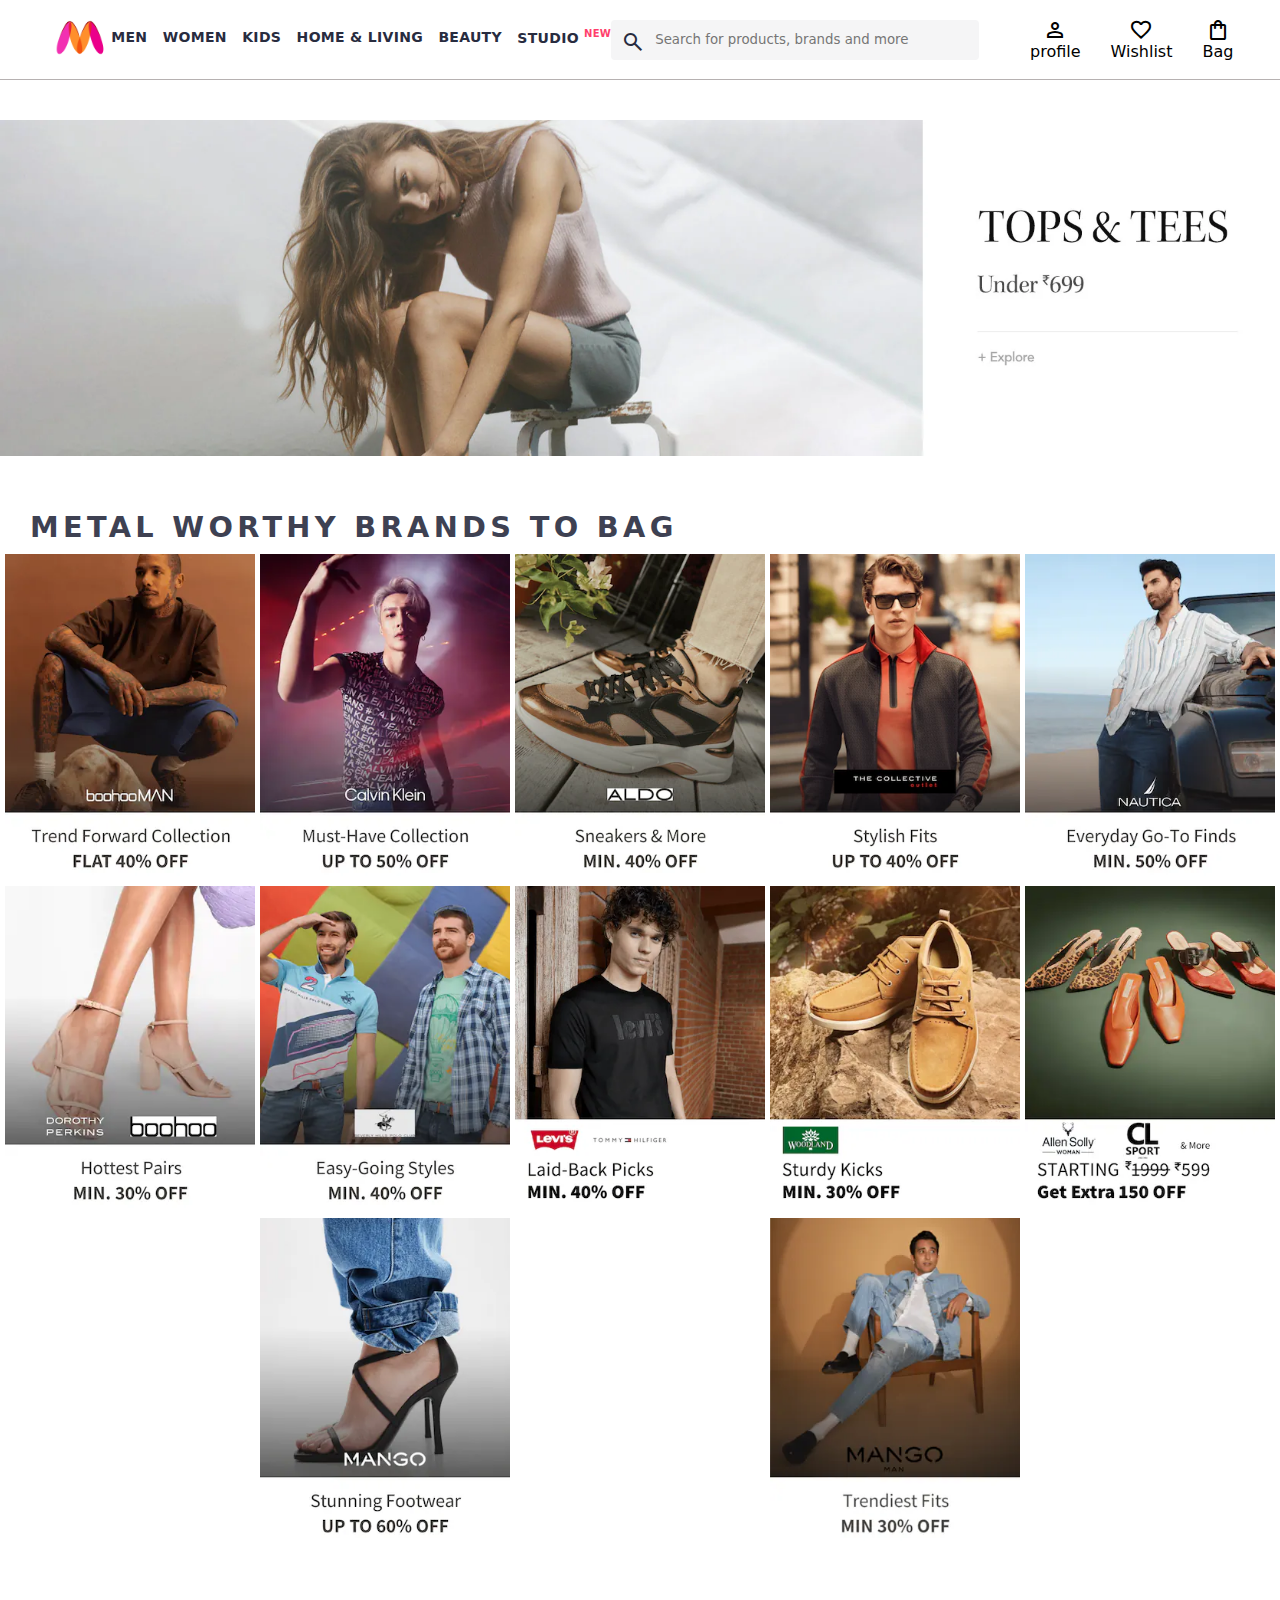
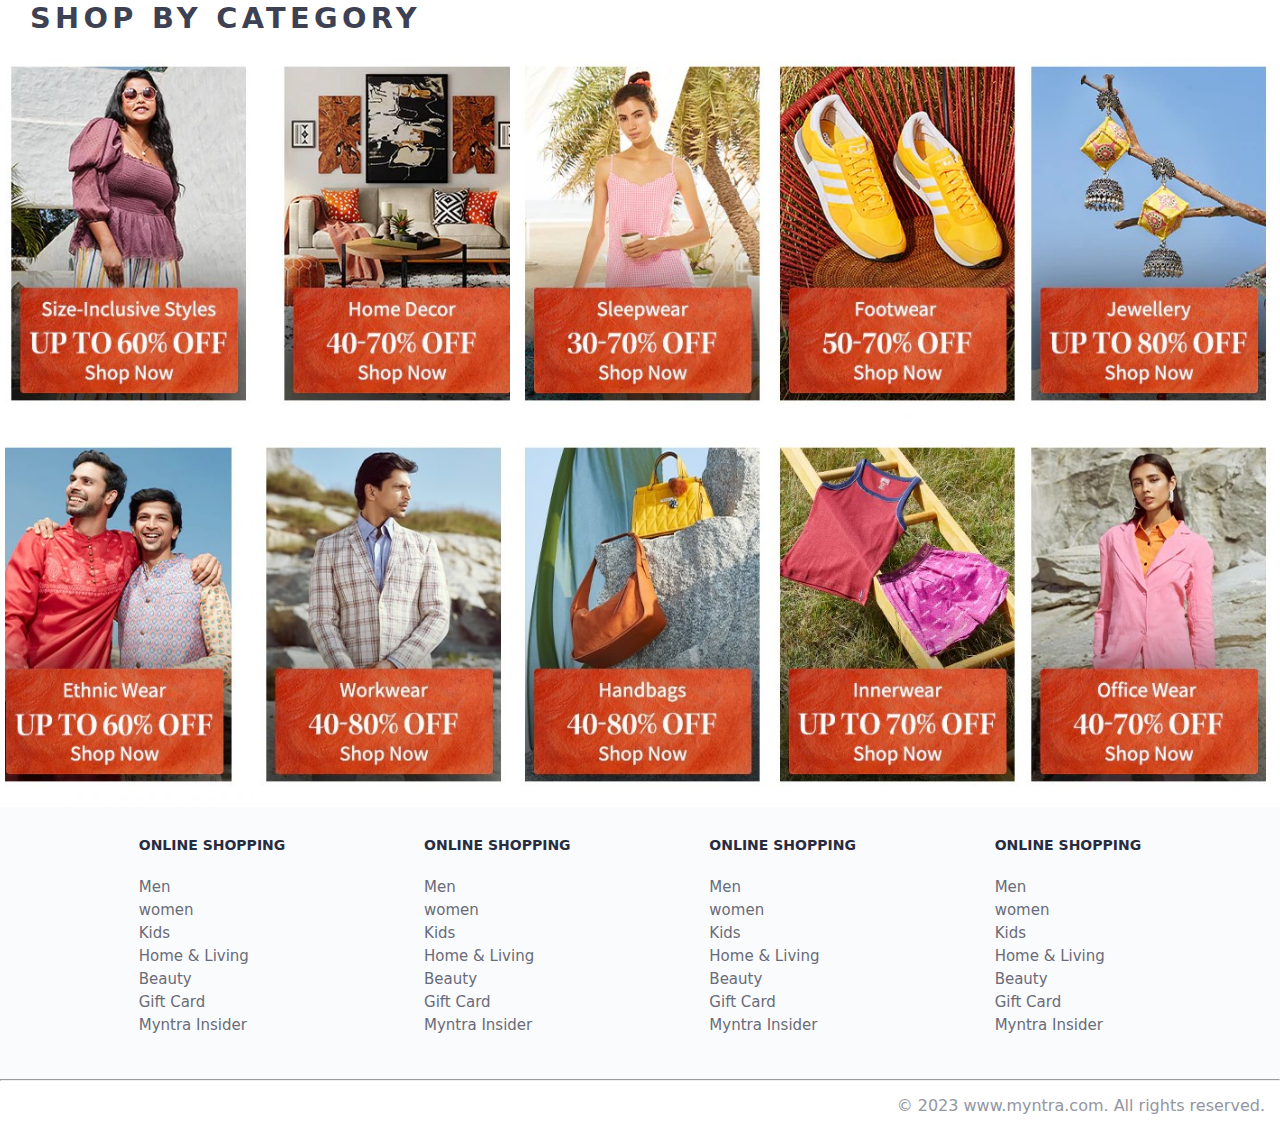
<file: index.html>
<!DOCTYPE html>
<html lang="en">

<head>
    <title>MyntraClone</title>
    <link rel="stylesheet" href="index.css">
    <link rel="stylesheet" href="https://fonts.googleapis.com/css2?family=Material+Symbols+Outlined:opsz,wght,FILL,GRAD@20..48,100..700,0..1,-50..200" />
</head>

<body>
    <header>
        <div class="logo_container">
            <a href="#"><img class="myntra_home" src="myntraClone/image/myntraLogo.webp" alt="myntra home"></a>
        </div>
        <nav class="nav_bar">
            <a href="#">Men</a>
            <a href="#">women</a>
            <a href="#">Kids</a>
            <a href="#">Home & Living</a>
            <a href="#">Beauty</a>
            <a href="#">Studio <sup>new</sup></a>
        </nav>
        <div class="search_bar">
            <span class="material-symbols-outlined search_icon"> search</span>
            <input class="search_input" type="text" placeholder="Search for products, brands and more">
        </div>
        <div class="action_bar">
            <div class="action_container">
                <span class="material-symbols-outlined">
                    person
                </span>
                <span class="action_name">profile</span>
            </div>

            <div class="action_container">
                <span class="material-symbols-outlined">
                    favorite
                </span>
                <span class="action_name">Wishlist</span>
            </div>

            <div class="action_container">
                <span class="material-symbols-outlined">
                    shopping_bag
                </span>
                <span class="action_name">Bag</span>
            </div>
        </div>
    </header>


    <main>
        <div class="banner_container">
            <img class="banner_image" src="myntraClone/image/banner.jpg" alt="main banner">
        </div>
        <div class="catagory_heading">
            metal worthy brands to bag
        </div>
        <div class="catagory_item">
            <a href="#"><img class="sale_item" src="myntraClone/image/offers/1.png"></a>
            <a href="#"><img class="sale_item" src="myntraClone/image/offers/2.png"></a>
            <a href="#"><img class="sale_item" src="myntraClone/image/offers/3.png"></a>
            <a href="#"><img class="sale_item" src="myntraClone/image/offers/4.png"></a>
            <a href="#"><img class="sale_item" src="myntraClone/image/offers/5.png"></a>
            <a href="#"><img class="sale_item" src="myntraClone/image/offers/6.png"></a>
            <a href="#"><img class="sale_item" src="myntraClone/image/offers/7.png"></a>
            <a href="#"><img class="sale_item" src="myntraClone/image/offers/8.png"></a>
            <a href="#"><img class="sale_item" src="myntraClone/image/offers/9.png"></a>
            <a href="#"><img class="sale_item" src="myntraClone/image/offers/10.png"></a>
            <a href="#"><img class="sale_item" src="myntraClone/image/offers/11.png"></a>
            <a href="#"><img class="sale_item" src="myntraClone/image/offers/12.png"></a>
        </div>
         <div class="catagory_heading">
            Shop by category
        </div>
        <div class="catagory_item">
            <a href="#"><img class="sale_item" src="myntraClone/image/catagories/1.jpg"></a>
            <a href="#"><img class="sale_item" src="myntraClone/image/catagories/2.jpg"></a>
            <a href="#"><img class="sale_item" src="myntraClone/image/catagories/3.jpg"></a>
            <a href="#"><img class="sale_item" src="myntraClone/image/catagories/4.jpg"></a>
            <a href="#"><img class="sale_item" src="myntraClone/image/catagories/5.jpg"></a>
            <a href="#"><img class="sale_item" src="myntraClone/image/catagories/6.jpg"></a>
            <a href="#"><img class="sale_item" src="myntraClone/image/catagories/7.jpg"></a>
            <a href="#"><img class="sale_item" src="myntraClone/image/catagories/8.jpg"></a>
            <a href="#"><img class="sale_item" src="myntraClone/image/catagories/9.jpg"></a>
            <a href="#"><img class="sale_item" src="myntraClone/image/catagories/10.jpg"></a>
           
        </div>

    </main>


    <footer>
        <div class="footer_container">
            <div class="footer_column">
                <h3>ONLINE SHOPPING</h3>
                <a href="#">Men</a>
                <a href="#">women</a>
                <a href="#">Kids</a>
                <a href="#">Home & Living</a>
                <a href="#">Beauty</a>
                <a href="#">Gift Card</a>
                <a href="#">Myntra Insider</a>
                

            </div>
            <div class="footer_column">
                <h3>ONLINE SHOPPING</h3>
                <a href="#">Men</a>
                <a href="#">women</a>
                <a href="#">Kids</a>
                <a href="#">Home & Living</a>
                <a href="#">Beauty</a>
                <a href="#">Gift Card</a>
                <a href="#">Myntra Insider</a>
                

            </div>
            <div class="footer_column">
                <h3>ONLINE SHOPPING</h3>
                <a href="#">Men</a>
                <a href="#">women</a>
                <a href="#">Kids</a>
                <a href="#">Home & Living</a>
                <a href="#">Beauty</a>
                <a href="#">Gift Card</a>
                <a href="#">Myntra Insider</a>
                

            </div>
            <div class="footer_column">
                <h3>ONLINE SHOPPING</h3>
                <a href="#">Men</a>
                <a href="#">women</a>
                <a href="#">Kids</a>
                <a href="#">Home & Living</a>
                <a href="#">Beauty</a>
                <a href="#">Gift Card</a>
                <a href="#">Myntra Insider</a>
                

            </div>
        </div>
        <hr>
        <div class="copyright">© 2023 www.myntra.com. All rights reserved.</div>
    </footer>
    
    <script src="index.js"></script>
</body>

</html>
</file>
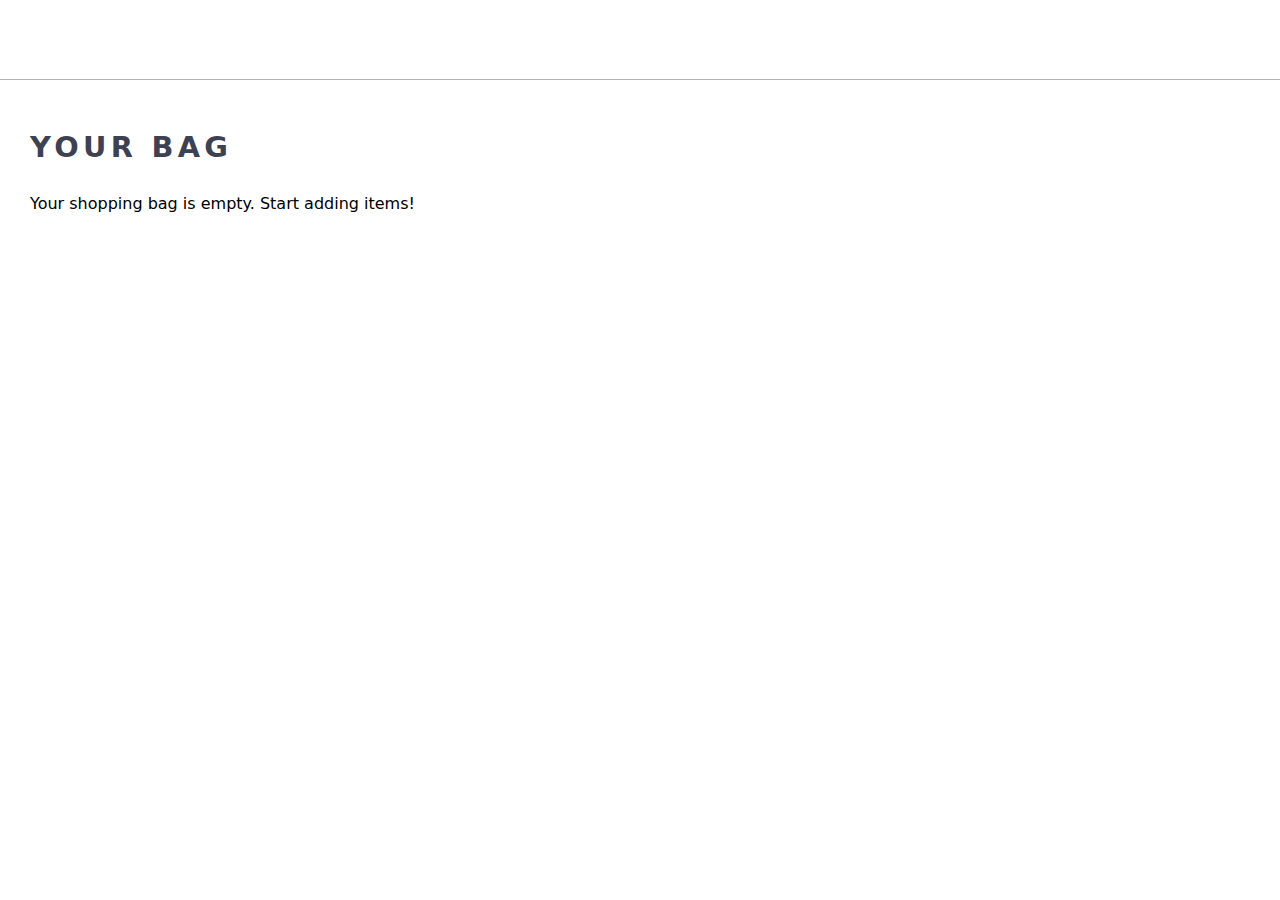
<file: bag.html>
<!DOCTYPE html>
<html lang="en">
<head>
    <title>Bag - MyntraClone</title>
    <link rel="stylesheet" href="index.css">
</head>
<body>
    <header></header>

    <main>
        <div class="catagory_heading">Your Bag</div>
        <p style="margin: 30px;">Your shopping bag is empty. Start adding items!</p>
    </main>

    <footer></footer>
    <script src="index.js"></script>
</body>

</html>
</file>
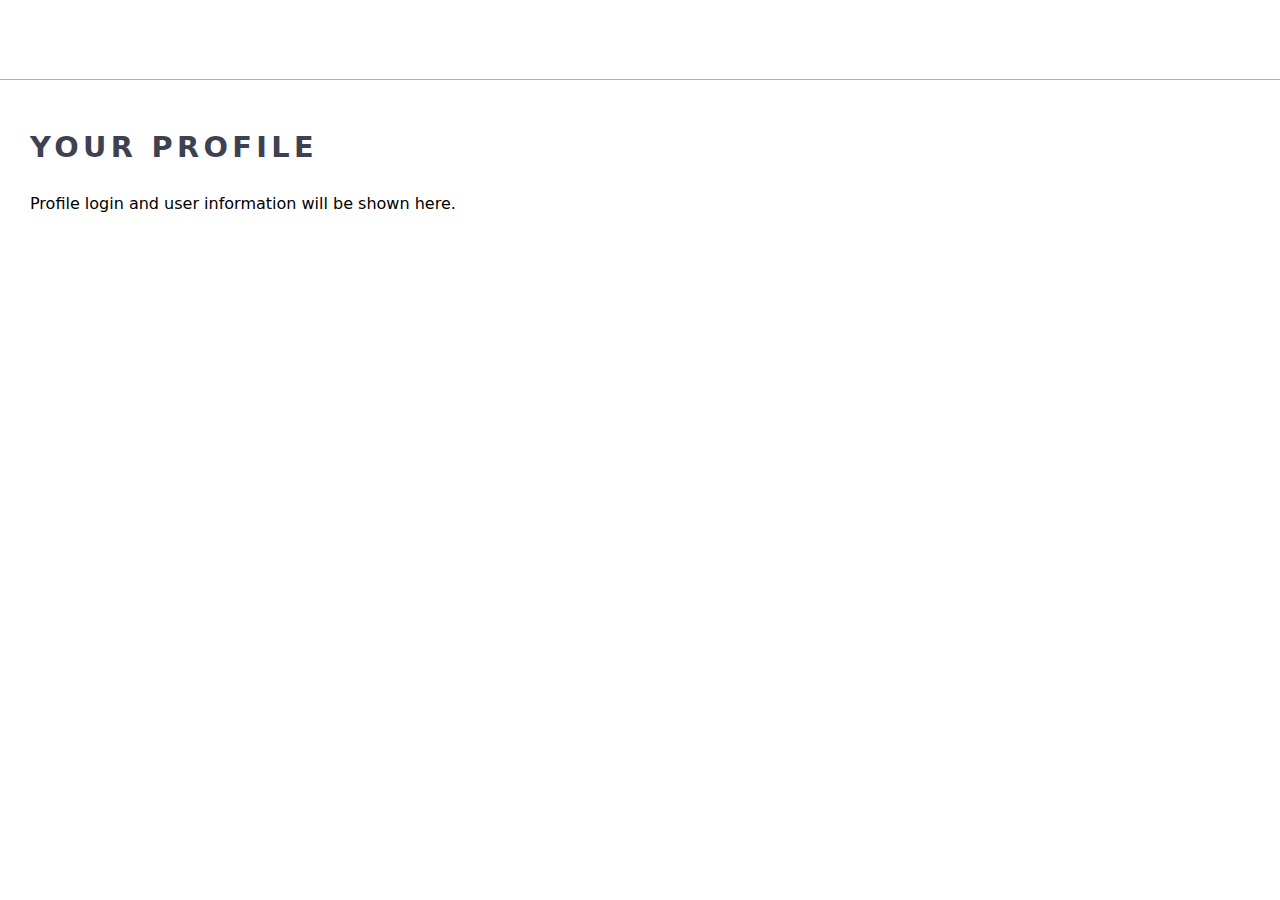
<file: profile.html>
<!DOCTYPE html>
<html lang="en">
<head>
    <title>Profile - MyntraClone</title>
    <link rel="stylesheet" href="index.css">
</head>
<body>
    <header></header>

    <main>
        <div class="catagory_heading">Your Profile</div>
        <p style="margin: 30px;">Profile login and user information will be shown here.</p>
    </main>

    <footer></footer>
    <script src="index.js"></script>
</body>
</html>
</file>
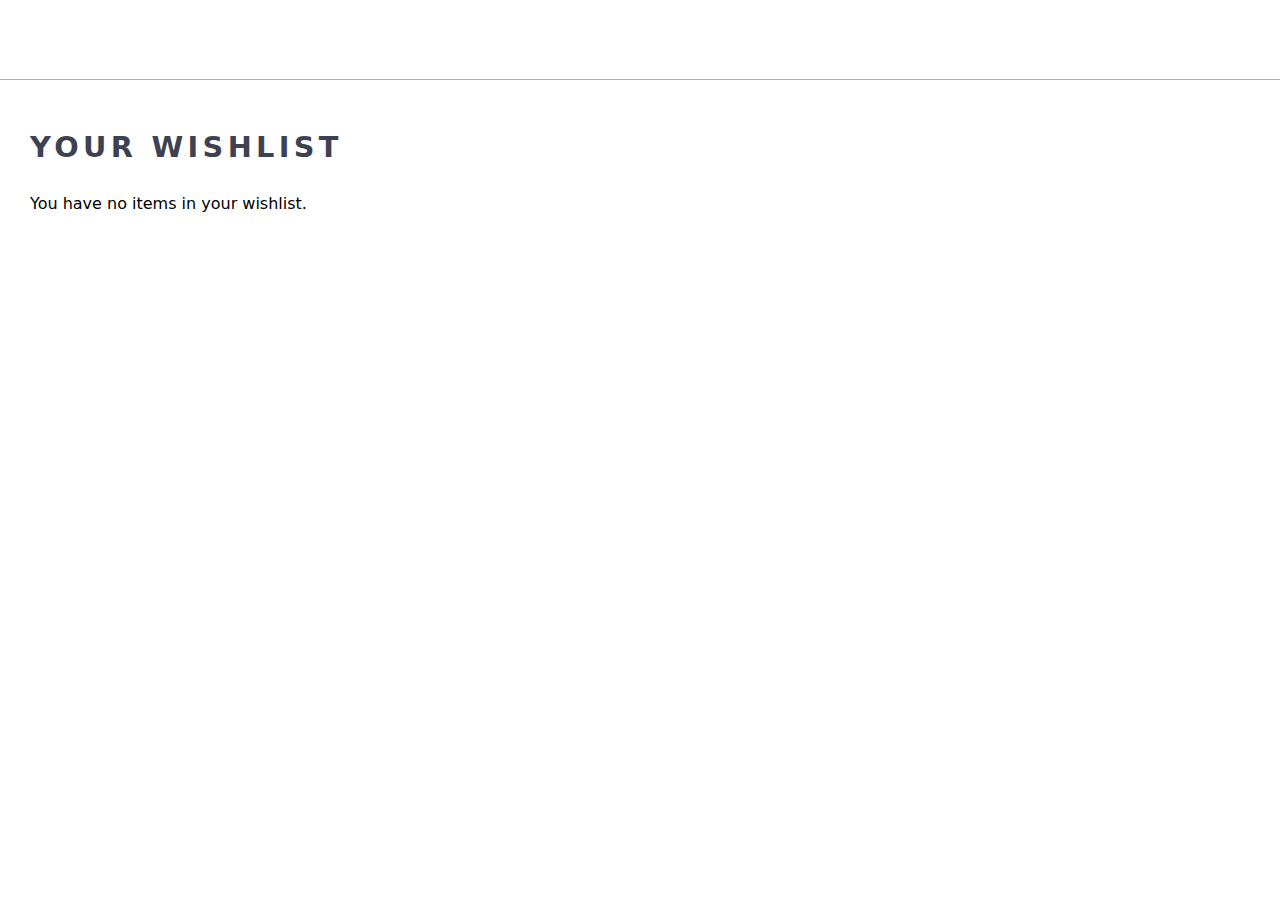
<file: wishlist.html>
<!DOCTYPE html>
<html lang="en">
<head>
    <title>Wishlist - MyntraClone</title>
    <link rel="stylesheet" href="index.css">
</head>
<body>
    <header></header>

    <main>
        <div class="catagory_heading">Your Wishlist</div>
        <p style="margin: 30px;">You have no items in your wishlist.</p>
    </main>

    <footer></footer>
    <script src="index.js"></script>
</body>
</html>
</file>
<file: index.css>
*{
    margin: 0;
    padding: 0;
    font-family: system-ui, -apple-system, BlinkMacSystemFont, 'Segoe UI', Roboto, Oxygen, Ubuntu, Cantarell, 'Open Sans', 'Helvetica Neue', sans-serif;
    box-sizing: border-box;
}
header {
    display: flex;
    background-color: #ffffff;
    height: 80px;
    justify-content: space-between;
    align-items: center;
    border-bottom: 1px solid #b6b1b1;
}

.myntra_home {
    height: 45px;
    
}
.logo_container{
    margin-left: 4%;
}

.action_bar{
    margin-left: 4%;}

.nav_bar{
    display: flex;
    justify-content: space-between;
    align-items: center;
    min-width: 500px;
}

.nav_bar a{
    font-size: 14px;
    letter-spacing: .3px;
    color: #282c3f;
    font-weight: 700;
    text-transform: uppercase;
    text-decoration: none;
    padding: 27px 0;
    border-bottom: 5px solid #ffffff;
}
.nav_bar a sup{
    color: #ff3f6c;
    font-size: 10px;

}

.nav_bar a:hover{
   border-bottom: 5px solid #f54e77;
}
.search_bar {
    display: flex;
    justify-content: right;
    height: 40px;
    min-width: 200px;
    width: 30%;
    display: flex;
    align-items: center;
}

.search_icon {
    box-sizing: content-box;
    height: 20px;
    padding: 10px;
    background-color: #f5f5f6;
    color: #282c3f;
    font-weight: 300;
    border-radius: 4px 0 0 4px;
}
.search_input{
    color: #696e79;
    background-color: #f5f5f6;
    flex-grow: 1;
    height: 40px;
    border: none;
    
    border-radius: 0 4px 4px 0;

}

.action_bar{
    display: flex;
    min-width: 250px;
    justify-content: flex-start;

}

.action_container{
    display: flex;
    justify-content: flex-start;
    flex-direction: column;
    align-items: center;
    margin-right: 30px;

}

/* main section */

.banner_container{
    margin: 40px 0px;
}

.banner_image{
    width: 100%;

}

.catagory_heading{
    text-transform: uppercase;
    color: #3e4152;
    letter-spacing: .15em;
    font-size: 1.8em;
    margin: 50px 0px 10px 30px;
    max-height: 5em;
    font-weight: 700;
}

.catagory_item{
    display: flex;
    justify-content: space-evenly;
    flex-wrap: wrap;
    
}

.sale_item{
    width: 250px;
}

.footer_container{
    padding: 30px 0px 40px 0px;
    background-color: #fafbfc;
    display: flex;
    justify-content: space-evenly;
    
}
.footer_column{
    display: flex;
    flex-direction: column;
}
.footer_column h3{
    color: #282c3f;
    font-size: 14px;
    margin-bottom: 25px;
}
.footer_column a{
    color: #696b79;
    font-size: 15px;
    text-decoration: none;
    padding-bottom: 5px;

}

.copyright{
    text-align: end;
    color: #94969f;
    padding: 15px;
}
</file>
